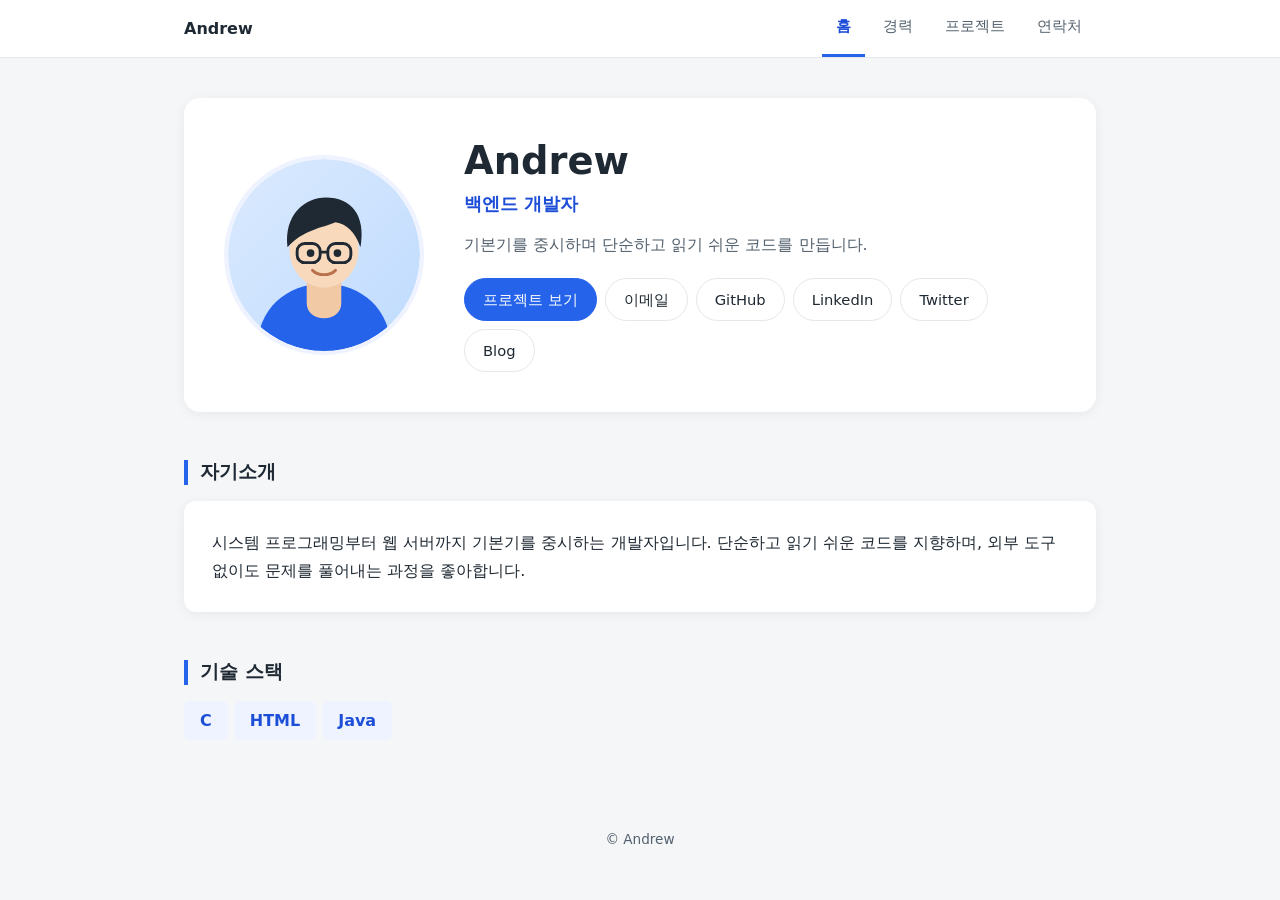
<file: public/index.html>
<!DOCTYPE html>
<html lang="ko">
<head>
<meta charset="UTF-8">
<meta name="viewport" content="width=device-width, initial-scale=1">
<title>홈 - Andrew</title>
<link rel="stylesheet" href="style.css">
</head>
<body>
<nav class="nav"><div class="nav-inner">
<a class="brand" href="index.html">Andrew</a>
<ul>
<li><a href="index.html" class="active">홈</a></li>
<li><a href="career.html">경력</a></li>
<li><a href="projects.html">프로젝트</a></li>
<li><a href="contact.html">연락처</a></li>
</ul>
</div></nav>
<main>
<section class="hero">
<img class="avatar" src="img/avatar.svg" alt="Andrew">
<div>
<h1>Andrew</h1>
<p class="role">백엔드 개발자</p>
<p class="tagline">기본기를 중시하며 단순하고 읽기 쉬운 코드를 만듭니다.</p>
<div class="btns"><a class="btn primary" href="projects.html">프로젝트 보기</a><a class="btn" href="mailto:andrew@example.com">이메일</a><a class="btn" href="https://github.com/andrew" target="_blank" rel="noopener">GitHub</a><a class="btn" href="https://www.linkedin.com/in/andrew" target="_blank" rel="noopener">LinkedIn</a><a class="btn" href="https://twitter.com/andrew" target="_blank" rel="noopener">Twitter</a><a class="btn" href="https://andrew.example.com" target="_blank" rel="noopener">Blog</a></div>
</div>
</section>
<section class="section">
<h2>자기소개</h2>
<div class="panel"><p>시스템 프로그래밍부터 웹 서버까지 기본기를 중시하는 개발자입니다. 단순하고 읽기 쉬운 코드를 지향하며, 외부 도구 없이도 문제를 풀어내는 과정을 좋아합니다.</p></div>
</section>
<section class="section">
<h2>기술 스택</h2>
<div class="tags skills"><span class="tag">C</span><span class="tag">HTML</span><span class="tag">Java</span></div>
</section>
</main>
<footer class="footer">© Andrew</footer>
</body>
</html>
</file>
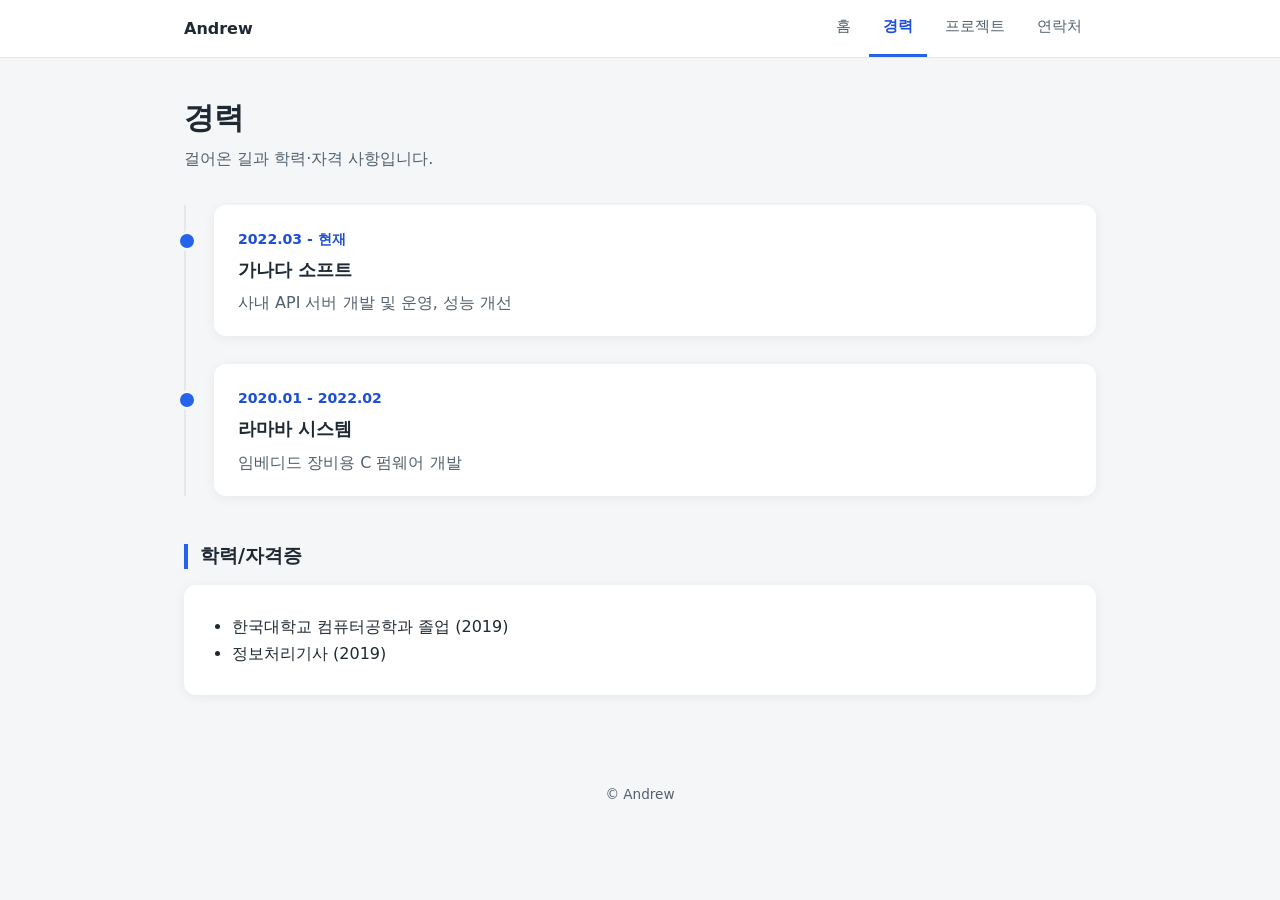
<file: public/career.html>
<!DOCTYPE html>
<html lang="ko">
<head>
<meta charset="UTF-8">
<meta name="viewport" content="width=device-width, initial-scale=1">
<title>경력 - Andrew</title>
<link rel="stylesheet" href="style.css">
</head>
<body>
<nav class="nav"><div class="nav-inner">
<a class="brand" href="index.html">Andrew</a>
<ul>
<li><a href="index.html">홈</a></li>
<li><a href="career.html" class="active">경력</a></li>
<li><a href="projects.html">프로젝트</a></li>
<li><a href="contact.html">연락처</a></li>
</ul>
</div></nav>
<main>
<h1 class="page-title">경력</h1>
<p class="page-lead">걸어온 길과 학력·자격 사항입니다.</p>
<ol class="timeline">
<li><span class="period">2022.03 - 현재</span>
<h3>가나다 소프트</h3>
<p class="desc">사내 API 서버 개발 및 운영, 성능 개선</p></li>
<li><span class="period">2020.01 - 2022.02</span>
<h3>라마바 시스템</h3>
<p class="desc">임베디드 장비용 C 펌웨어 개발</p></li>
</ol>
<section class="section">
<h2>학력/자격증</h2>
<div class="panel"><ul class="edu">
<li>한국대학교 컴퓨터공학과 졸업 (2019)</li>
<li>정보처리기사 (2019)</li>
</ul></div>
</section>
</main>
<footer class="footer">© Andrew</footer>
</body>
</html>
</file>
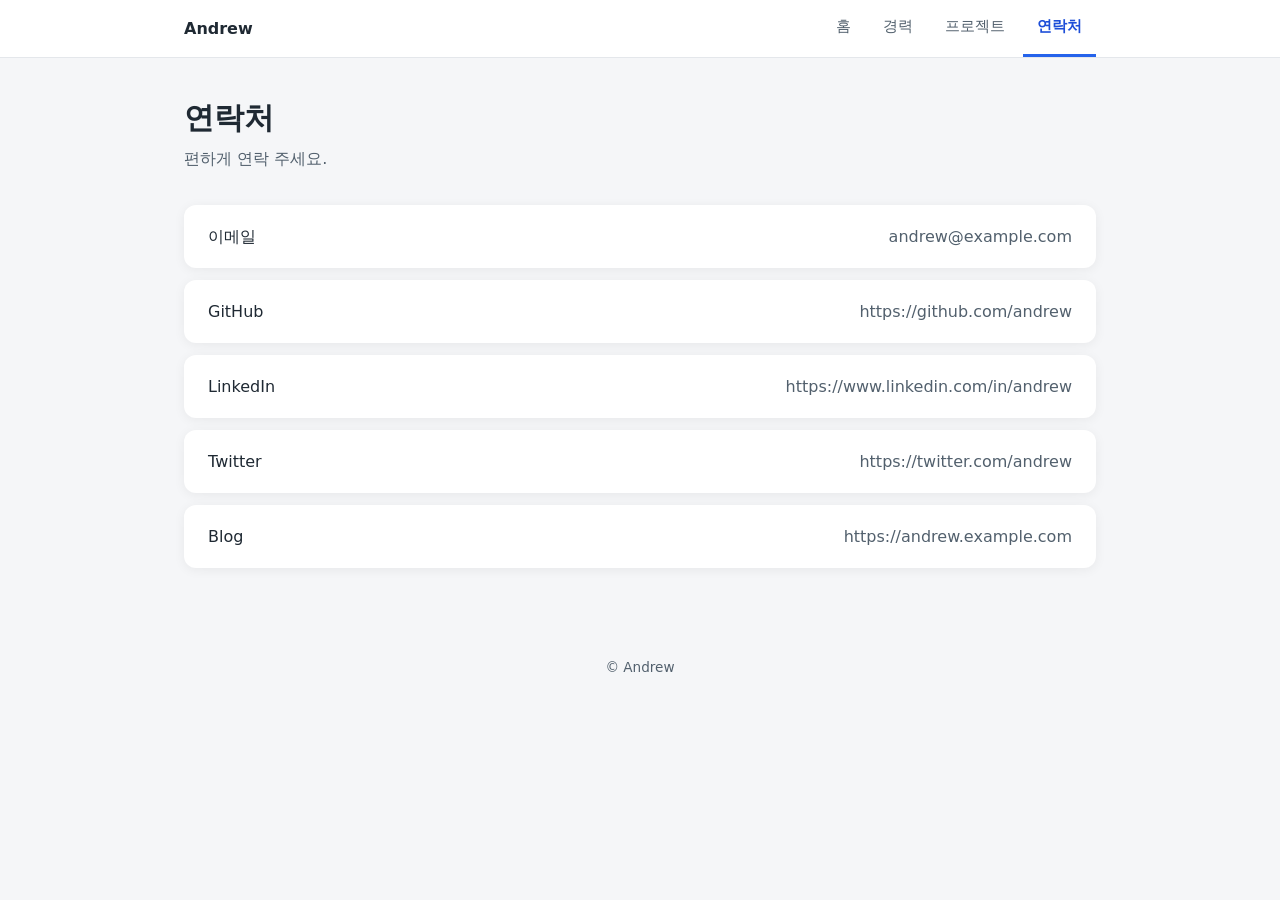
<file: public/contact.html>
<!DOCTYPE html>
<html lang="ko">
<head>
<meta charset="UTF-8">
<meta name="viewport" content="width=device-width, initial-scale=1">
<title>연락처 - Andrew</title>
<link rel="stylesheet" href="style.css">
</head>
<body>
<nav class="nav"><div class="nav-inner">
<a class="brand" href="index.html">Andrew</a>
<ul>
<li><a href="index.html">홈</a></li>
<li><a href="career.html">경력</a></li>
<li><a href="projects.html">프로젝트</a></li>
<li><a href="contact.html" class="active">연락처</a></li>
</ul>
</div></nav>
<main>
<h1 class="page-title">연락처</h1>
<p class="page-lead">편하게 연락 주세요.</p>
<div>
<a class="contact-card" href="mailto:andrew@example.com"><span>이메일</span><span>andrew@example.com</span></a>
<a class="contact-card" href="https://github.com/andrew" target="_blank" rel="noopener"><span>GitHub</span><span>https://github.com/andrew</span></a>
<a class="contact-card" href="https://www.linkedin.com/in/andrew" target="_blank" rel="noopener"><span>LinkedIn</span><span>https://www.linkedin.com/in/andrew</span></a>
<a class="contact-card" href="https://twitter.com/andrew" target="_blank" rel="noopener"><span>Twitter</span><span>https://twitter.com/andrew</span></a>
<a class="contact-card" href="https://andrew.example.com" target="_blank" rel="noopener"><span>Blog</span><span>https://andrew.example.com</span></a>
</div>
</main>
<footer class="footer">© Andrew</footer>
</body>
</html>
</file>
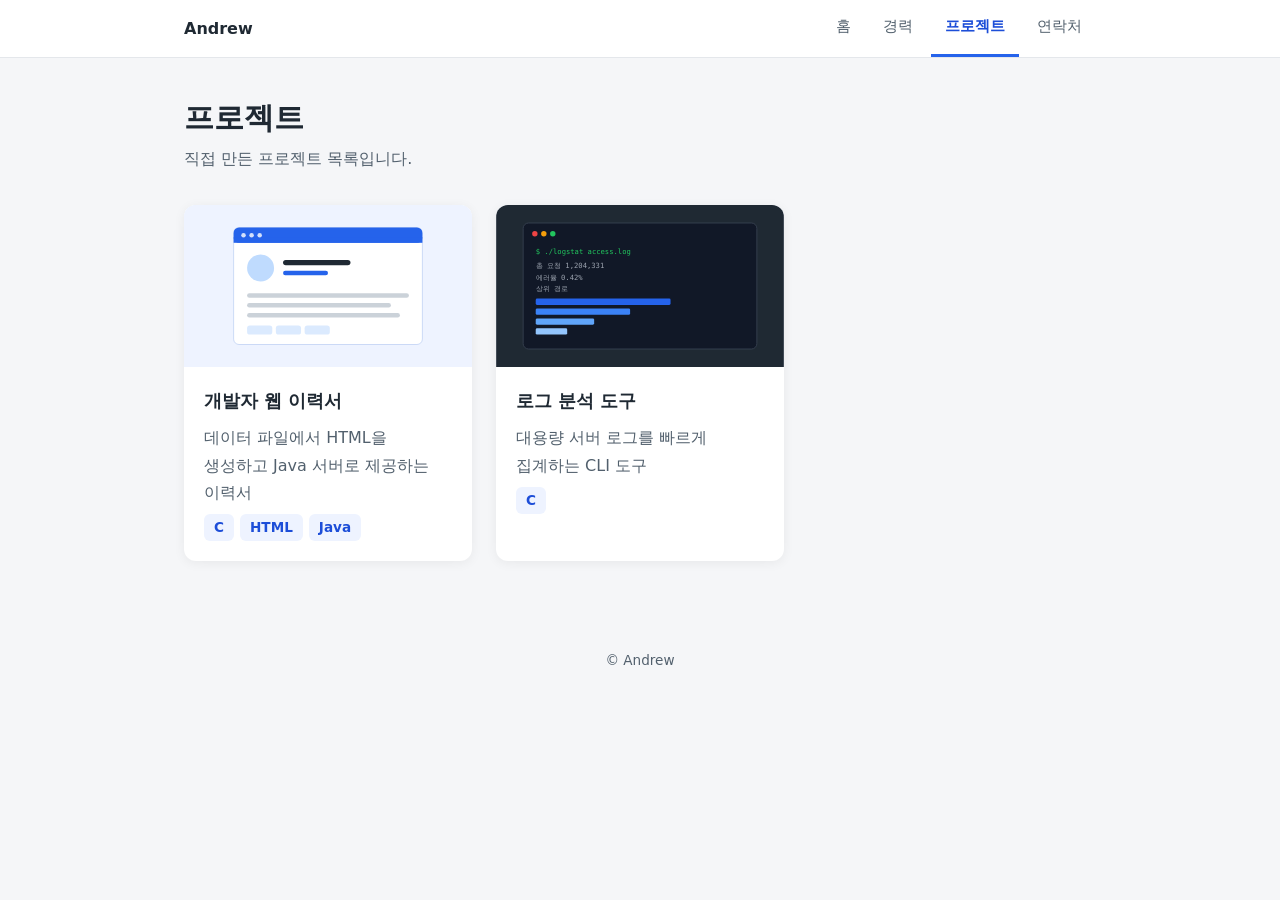
<file: public/projects.html>
<!DOCTYPE html>
<html lang="ko">
<head>
<meta charset="UTF-8">
<meta name="viewport" content="width=device-width, initial-scale=1">
<title>프로젝트 - Andrew</title>
<link rel="stylesheet" href="style.css">
</head>
<body>
<nav class="nav"><div class="nav-inner">
<a class="brand" href="index.html">Andrew</a>
<ul>
<li><a href="index.html">홈</a></li>
<li><a href="career.html">경력</a></li>
<li><a href="projects.html" class="active">프로젝트</a></li>
<li><a href="contact.html">연락처</a></li>
</ul>
</div></nav>
<main>
<h1 class="page-title">프로젝트</h1>
<p class="page-lead">직접 만든 프로젝트 목록입니다.</p>
<div class="grid">
<article class="card">
<img class="thumb" src="img/project-1.svg" alt="개발자 웹 이력서">
<div class="card-body">
<h3>개발자 웹 이력서</h3>
<p class="desc">데이터 파일에서 HTML을 생성하고 Java 서버로 제공하는 이력서</p>
<div class="tags "><span class="tag">C</span><span class="tag">HTML</span><span class="tag">Java</span></div>
</div>
</article>
<article class="card">
<img class="thumb" src="img/project-2.svg" alt="로그 분석 도구">
<div class="card-body">
<h3>로그 분석 도구</h3>
<p class="desc">대용량 서버 로그를 빠르게 집계하는 CLI 도구</p>
<div class="tags "><span class="tag">C</span></div>
</div>
</article>
</div>
</main>
<footer class="footer">© Andrew</footer>
</body>
</html>
</file>
<file: public/style.css>
:root { --accent: #2563eb; --accent-dark: #1d4ed8; --text: #1f2933; --sub: #52606d; --line: #e4e7eb; --bg: #f5f6f8; }
* { box-sizing: border-box; }
body { margin: 0; background: var(--bg); color: var(--text); font-family: "Pretendard", "Noto Sans KR", "Apple SD Gothic Neo", "Malgun Gothic", system-ui, sans-serif; font-size: 16px; line-height: 1.7; word-break: keep-all; }
a { color: var(--accent-dark); }
h1, h2, h3, p { margin: 0; }
img { max-width: 100%; display: block; }

.nav { position: sticky; top: 0; z-index: 10; background: #fff; border-bottom: 1px solid var(--line); }
.nav-inner { max-width: 960px; margin: 0 auto; padding: 0 24px; display: flex; align-items: center; justify-content: space-between; gap: 16px; }
.brand { padding: 14px 0; font-weight: 700; color: var(--text); text-decoration: none; }
.nav ul { display: flex; gap: 4px; margin: 0; padding: 0; list-style: none; }
.nav li a { display: block; padding: 14px 14px; color: var(--sub); text-decoration: none; font-size: 0.95em; border-bottom: 3px solid transparent; }
.nav li a:hover { color: var(--text); }
.nav li a.active { color: var(--accent-dark); border-bottom-color: var(--accent); font-weight: 600; }

main { max-width: 960px; margin: 0 auto; padding: 40px 24px 64px; }
.page-title { font-size: 1.9em; line-height: 1.3; margin-bottom: 8px; }
.page-lead { color: var(--sub); margin-bottom: 32px; }
.section { margin-top: 48px; }
.section h2 { margin-bottom: 16px; padding-left: 12px; border-left: 4px solid var(--accent); font-size: 1.2em; line-height: 1.3; }

.hero { display: flex; align-items: center; gap: 40px; padding: 40px; background: #fff; border-radius: 16px; box-shadow: 0 2px 12px rgba(0, 0, 0, 0.06); }
.avatar { width: 200px; height: 200px; flex: none; border-radius: 50%; border: 4px solid #eef3ff; object-fit: cover; }
.hero h1 { font-size: 2.4em; line-height: 1.2; }
.role { margin: 4px 0 12px; color: var(--accent-dark); font-weight: 600; font-size: 1.15em; }
.tagline { color: var(--sub); margin-bottom: 20px; }

.btns { display: flex; flex-wrap: wrap; gap: 8px; }
.btn { display: inline-block; padding: 8px 18px; border: 1px solid var(--line); border-radius: 999px; background: #fff; color: var(--text); text-decoration: none; font-size: 0.92em; }
.btn:hover, .btn:focus-visible { background: var(--accent); border-color: var(--accent); color: #fff; }
.btn.primary { background: var(--accent); border-color: var(--accent); color: #fff; }
.btn.primary:hover, .btn.primary:focus-visible { background: var(--accent-dark); border-color: var(--accent-dark); }

.panel { padding: 28px; background: #fff; border-radius: 12px; box-shadow: 0 2px 12px rgba(0, 0, 0, 0.06); }
.tags { display: flex; flex-wrap: wrap; gap: 6px; }
.tag { padding: 2px 10px; background: #eef3ff; color: var(--accent-dark); border-radius: 6px; font-size: 0.85em; font-weight: 600; }
.skills .tag { padding: 6px 16px; font-size: 1em; }

.timeline { position: relative; margin: 0; padding: 0 0 0 28px; list-style: none; border-left: 2px solid var(--line); }
.timeline li { position: relative; margin-bottom: 28px; padding: 20px 24px; background: #fff; border-radius: 12px; box-shadow: 0 2px 12px rgba(0, 0, 0, 0.06); }
.timeline li::before { content: ""; position: absolute; left: -37px; top: 26px; width: 14px; height: 14px; background: var(--accent); border: 3px solid var(--bg); border-radius: 50%; }
.period { color: var(--accent-dark); font-size: 0.88em; font-weight: 600; }
.timeline h3 { margin: 2px 0 4px; font-size: 1.15em; }
.desc { color: var(--sub); }
.edu { margin: 0; padding-left: 20px; }

.grid { display: grid; grid-template-columns: repeat(auto-fill, minmax(280px, 1fr)); gap: 24px; }
.card { display: flex; flex-direction: column; background: #fff; border-radius: 12px; overflow: hidden; box-shadow: 0 2px 12px rgba(0, 0, 0, 0.06); }
.card img { width: 100%; aspect-ratio: 16 / 9; object-fit: cover; background: #eef3ff; }
.card-body { display: flex; flex-direction: column; gap: 8px; padding: 20px; }
.card h3 { font-size: 1.1em; }

.contact-card { display: flex; justify-content: space-between; align-items: center; gap: 16px; padding: 18px 24px; background: #fff; border-radius: 12px; box-shadow: 0 2px 12px rgba(0, 0, 0, 0.06); color: var(--text); text-decoration: none; }
.contact-card + .contact-card { margin-top: 12px; }
.contact-card:hover, .contact-card:focus-visible { outline: 2px solid var(--accent); }
.contact-card span:last-child { color: var(--sub); overflow-wrap: anywhere; text-align: right; }

.footer { padding: 24px; text-align: center; color: var(--sub); font-size: 0.85em; }

@media (max-width: 700px) {
body { font-size: 15px; }
.nav-inner { padding: 0 12px; flex-direction: column; align-items: stretch; gap: 0; }
.brand { padding: 10px 4px 0; }
.nav ul { justify-content: space-between; }
.nav li a { padding: 10px 8px; }
main { padding: 24px 16px 48px; }
.hero { flex-direction: column; text-align: center; padding: 28px 20px; gap: 20px; }
.avatar { width: 140px; height: 140px; }
.btns { justify-content: center; }
.contact-card { flex-direction: column; align-items: flex-start; gap: 2px; }
.contact-card span:last-child { text-align: left; }
}
</file>
